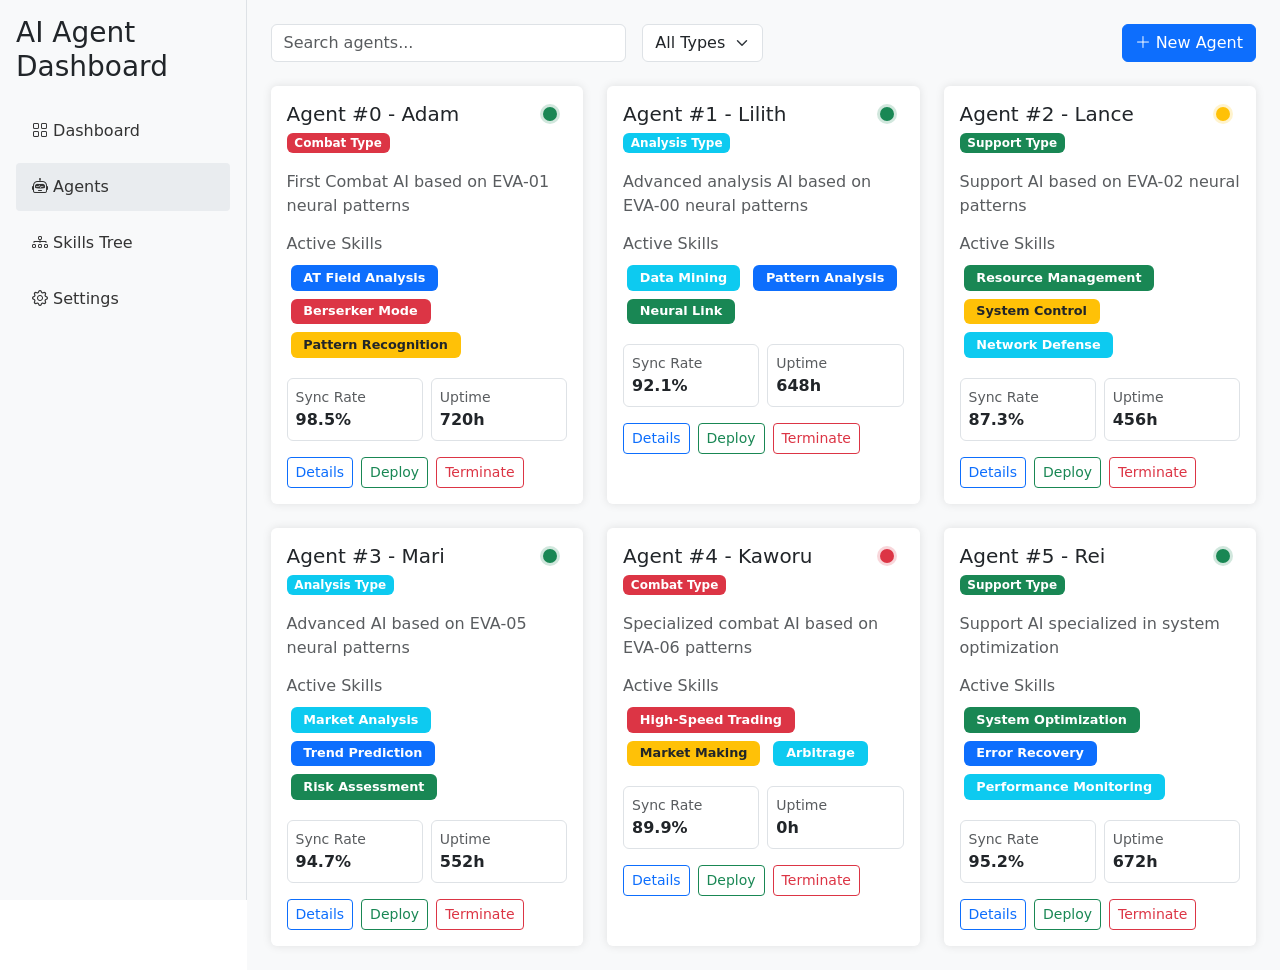
<file: agents.html>
<!DOCTYPE html>
<html lang="en">
<head>
    <meta charset="utf-8">
    <meta name="viewport" content="width=device-width, initial-scale=1">
    <title>AI Agent Dashboard - Agents</title>
    <link href="https://cdn.jsdelivr.net/npm/bootstrap@5.3.3/dist/css/bootstrap.min.css" rel="stylesheet">
    <link rel="stylesheet" href="https://cdn.jsdelivr.net/npm/bootstrap-icons@1.11.3/font/bootstrap-icons.min.css">
    <link rel="stylesheet" href="styles.css">
</head>
<body>
    <div class="d-flex">
        <!-- Sidebar (same as index.html) -->
        <div class="sidebar bg-light border-end p-3">
            <h3 class="mb-4">AI Agent Dashboard</h3>
            <ul class="nav flex-column">
                <li class="nav-item">
                    <a class="nav-link" href="index.html">
                        <i class="bi bi-grid"></i> Dashboard
                    </a>
                </li>
                <li class="nav-item">
                    <a class="nav-link active" href="agents.html">
                        <i class="bi bi-robot"></i> Agents
                    </a>
                </li>
                <li class="nav-item">
                    <a class="nav-link" href="#">
                        <i class="bi bi-diagram-3"></i> Skills Tree
                    </a>
                </li>
                <li class="nav-item">
                    <a class="nav-link" href="#">
                        <i class="bi bi-gear"></i> Settings
                    </a>
                </li>
            </ul>
        </div>

        <!-- Main Content -->
        <div class="main-content p-4 w-100">
            <!-- Search and Filter Bar -->
            <div class="d-flex justify-content-between align-items-center mb-4">
                <div class="d-flex gap-3 w-50">
                    <input type="search" class="form-control" placeholder="Search agents...">
                    <select class="form-select w-auto">
                        <option>All Types</option>
                        <option>Combat</option>
                        <option>Analysis</option>
                        <option>Support</option>
                    </select>
                </div>
                <button class="btn btn-primary" data-bs-toggle="modal" data-bs-target="#newAgentModal">
                    <i class="bi bi-plus-lg"></i> New Agent
                </button>
            </div>

            <!-- Agents Grid -->
            <div class="row g-4">
                <!-- Agent #0 - Adam -->
                <div class="col-md-4">
                    <div class="card h-100">
                        <div class="card-body">
                            <div class="d-flex justify-content-between align-items-start mb-3">
                                <div>
                                    <h5 class="card-title mb-1">Agent #0 - Adam</h5>
                                    <span class="badge bg-danger">Combat Type</span>
                                </div>
                                <div class="agent-status online"></div>
                            </div>
                            <p class="text-muted">First Combat AI based on EVA-01 neural patterns</p>
                            
                            <!-- Skills -->
                            <div class="mb-3">
                                <h6 class="text-muted mb-2">Active Skills</h6>
                                <div class="skill-badges">
                                    <span class="badge bg-primary m-1">AT Field Analysis</span>
                                    <span class="badge bg-danger m-1">Berserker Mode</span>
                                    <span class="badge bg-warning text-dark m-1">Pattern Recognition</span>
                                </div>
                            </div>

                            <!-- Stats -->
                            <div class="row g-2 mb-3">
                                <div class="col-6">
                                    <div class="p-2 border rounded">
                                        <small class="text-muted d-block">Sync Rate</small>
                                        <strong>98.5%</strong>
                                    </div>
                                </div>
                                <div class="col-6">
                                    <div class="p-2 border rounded">
                                        <small class="text-muted d-block">Uptime</small>
                                        <strong>720h</strong>
                                    </div>
                                </div>
                            </div>

                            <!-- Actions -->
                            <div class="d-flex gap-2">
                                <button class="btn btn-sm btn-outline-primary">Details</button>
                                <button class="btn btn-sm btn-outline-success">Deploy</button>
                                <button class="btn btn-sm btn-outline-danger">Terminate</button>
                            </div>
                        </div>
                    </div>
                </div>

                <!-- Agent #1 - Lilith -->
                <div class="col-md-4">
                    <div class="card h-100">
                        <div class="card-body">
                            <div class="d-flex justify-content-between align-items-start mb-3">
                                <div>
                                    <h5 class="card-title mb-1">Agent #1 - Lilith</h5>
                                    <span class="badge bg-info">Analysis Type</span>
                                </div>
                                <div class="agent-status online"></div>
                            </div>
                            <p class="text-muted">Advanced analysis AI based on EVA-00 neural patterns</p>
                            
                            <!-- Skills -->
                            <div class="mb-3">
                                <h6 class="text-muted mb-2">Active Skills</h6>
                                <div class="skill-badges">
                                    <span class="badge bg-info m-1">Data Mining</span>
                                    <span class="badge bg-primary m-1">Pattern Analysis</span>
                                    <span class="badge bg-success m-1">Neural Link</span>
                                </div>
                            </div>

                            <!-- Stats -->
                            <div class="row g-2 mb-3">
                                <div class="col-6">
                                    <div class="p-2 border rounded">
                                        <small class="text-muted d-block">Sync Rate</small>
                                        <strong>92.1%</strong>
                                    </div>
                                </div>
                                <div class="col-6">
                                    <div class="p-2 border rounded">
                                        <small class="text-muted d-block">Uptime</small>
                                        <strong>648h</strong>
                                    </div>
                                </div>
                            </div>

                            <!-- Actions -->
                            <div class="d-flex gap-2">
                                <button class="btn btn-sm btn-outline-primary">Details</button>
                                <button class="btn btn-sm btn-outline-success">Deploy</button>
                                <button class="btn btn-sm btn-outline-danger">Terminate</button>
                            </div>
                        </div>
                    </div>
                </div>

                <!-- Agent #2 - Lance -->
                <div class="col-md-4">
                    <div class="card h-100">
                        <div class="card-body">
                            <div class="d-flex justify-content-between align-items-start mb-3">
                                <div>
                                    <h5 class="card-title mb-1">Agent #2 - Lance</h5>
                                    <span class="badge bg-success">Support Type</span>
                                </div>
                                <div class="agent-status maintenance"></div>
                            </div>
                            <p class="text-muted">Support AI based on EVA-02 neural patterns</p>
                            
                            <!-- Skills -->
                            <div class="mb-3">
                                <h6 class="text-muted mb-2">Active Skills</h6>
                                <div class="skill-badges">
                                    <span class="badge bg-success m-1">Resource Management</span>
                                    <span class="badge bg-warning text-dark m-1">System Control</span>
                                    <span class="badge bg-info m-1">Network Defense</span>
                                </div>
                            </div>

                            <!-- Stats -->
                            <div class="row g-2 mb-3">
                                <div class="col-6">
                                    <div class="p-2 border rounded">
                                        <small class="text-muted d-block">Sync Rate</small>
                                        <strong>87.3%</strong>
                                    </div>
                                </div>
                                <div class="col-6">
                                    <div class="p-2 border rounded">
                                        <small class="text-muted d-block">Uptime</small>
                                        <strong>456h</strong>
                                    </div>
                                </div>
                            </div>

                            <!-- Actions -->
                            <div class="d-flex gap-2">
                                <button class="btn btn-sm btn-outline-primary">Details</button>
                                <button class="btn btn-sm btn-outline-success">Deploy</button>
                                <button class="btn btn-sm btn-outline-danger">Terminate</button>
                            </div>
                        </div>
                    </div>
                </div>

                <!-- Agent #3 - Mari -->
                <div class="col-md-4">
                    <div class="card h-100">
                        <div class="card-body">
                            <div class="d-flex justify-content-between align-items-start mb-3">
                                <div>
                                    <h5 class="card-title mb-1">Agent #3 - Mari</h5>
                                    <span class="badge bg-info">Analysis Type</span>
                                </div>
                                <div class="agent-status online"></div>
                            </div>
                            <p class="text-muted">Advanced AI based on EVA-05 neural patterns</p>
                            
                            <div class="mb-3">
                                <h6 class="text-muted mb-2">Active Skills</h6>
                                <div class="skill-badges">
                                    <span class="badge bg-info m-1">Market Analysis</span>
                                    <span class="badge bg-primary m-1">Trend Prediction</span>
                                    <span class="badge bg-success m-1">Risk Assessment</span>
                                </div>
                            </div>

                            <div class="row g-2 mb-3">
                                <div class="col-6">
                                    <div class="p-2 border rounded">
                                        <small class="text-muted d-block">Sync Rate</small>
                                        <strong>94.7%</strong>
                                    </div>
                                </div>
                                <div class="col-6">
                                    <div class="p-2 border rounded">
                                        <small class="text-muted d-block">Uptime</small>
                                        <strong>552h</strong>
                                    </div>
                                </div>
                            </div>

                            <div class="d-flex gap-2">
                                <button class="btn btn-sm btn-outline-primary">Details</button>
                                <button class="btn btn-sm btn-outline-success">Deploy</button>
                                <button class="btn btn-sm btn-outline-danger">Terminate</button>
                            </div>
                        </div>
                    </div>
                </div>

                <!-- Agent #4 - Kaworu -->
                <div class="col-md-4">
                    <div class="card h-100">
                        <div class="card-body">
                            <div class="d-flex justify-content-between align-items-start mb-3">
                                <div>
                                    <h5 class="card-title mb-1">Agent #4 - Kaworu</h5>
                                    <span class="badge bg-danger">Combat Type</span>
                                </div>
                                <div class="agent-status offline"></div>
                            </div>
                            <p class="text-muted">Specialized combat AI based on EVA-06 patterns</p>
                            
                            <div class="mb-3">
                                <h6 class="text-muted mb-2">Active Skills</h6>
                                <div class="skill-badges">
                                    <span class="badge bg-danger m-1">High-Speed Trading</span>
                                    <span class="badge bg-warning text-dark m-1">Market Making</span>
                                    <span class="badge bg-info m-1">Arbitrage</span>
                                </div>
                            </div>

                            <div class="row g-2 mb-3">
                                <div class="col-6">
                                    <div class="p-2 border rounded">
                                        <small class="text-muted d-block">Sync Rate</small>
                                        <strong>89.9%</strong>
                                    </div>
                                </div>
                                <div class="col-6">
                                    <div class="p-2 border rounded">
                                        <small class="text-muted d-block">Uptime</small>
                                        <strong>0h</strong>
                                    </div>
                                </div>
                            </div>

                            <div class="d-flex gap-2">
                                <button class="btn btn-sm btn-outline-primary">Details</button>
                                <button class="btn btn-sm btn-outline-success">Deploy</button>
                                <button class="btn btn-sm btn-outline-danger">Terminate</button>
                            </div>
                        </div>
                    </div>
                </div>

                <!-- Agent #5 - Rei -->
                <div class="col-md-4">
                    <div class="card h-100">
                        <div class="card-body">
                            <div class="d-flex justify-content-between align-items-start mb-3">
                                <div>
                                    <h5 class="card-title mb-1">Agent #5 - Rei</h5>
                                    <span class="badge bg-success">Support Type</span>
                                </div>
                                <div class="agent-status online"></div>
                            </div>
                            <p class="text-muted">Support AI specialized in system optimization</p>
                            
                            <div class="mb-3">
                                <h6 class="text-muted mb-2">Active Skills</h6>
                                <div class="skill-badges">
                                    <span class="badge bg-success m-1">System Optimization</span>
                                    <span class="badge bg-primary m-1">Error Recovery</span>
                                    <span class="badge bg-info m-1">Performance Monitoring</span>
                                </div>
                            </div>

                            <div class="row g-2 mb-3">
                                <div class="col-6">
                                    <div class="p-2 border rounded">
                                        <small class="text-muted d-block">Sync Rate</small>
                                        <strong>95.2%</strong>
                                    </div>
                                </div>
                                <div class="col-6">
                                    <div class="p-2 border rounded">
                                        <small class="text-muted d-block">Uptime</small>
                                        <strong>672h</strong>
                                    </div>
                                </div>
                            </div>

                            <div class="d-flex gap-2">
                                <button class="btn btn-sm btn-outline-primary">Details</button>
                                <button class="btn btn-sm btn-outline-success">Deploy</button>
                                <button class="btn btn-sm btn-outline-danger">Terminate</button>
                            </div>
                        </div>
                    </div>
                </div>
            </div>
        </div>
    </div>

    <!-- Add New Agent Modal -->
    <div class="modal fade" id="newAgentModal" tabindex="-1">
        <div class="modal-dialog">
            <div class="modal-content">
                <div class="modal-header">
                    <h5 class="modal-title">Create New Agent</h5>
                    <button type="button" class="btn-close" data-bs-dismiss="modal"></button>
                </div>
                <div class="modal-body">
                    <form>
                        <div class="mb-3">
                            <label class="form-label">Agent Name</label>
                            <input type="text" class="form-control" placeholder="Enter agent name">
                        </div>
                        <div class="mb-3">
                            <label class="form-label">Type</label>
                            <select class="form-select">
                                <option>Combat</option>
                                <option>Analysis</option>
                                <option>Support</option>
                            </select>
                        </div>
                        <div class="mb-3">
                            <label class="form-label">Base Neural Pattern</label>
                            <select class="form-select">
                                <option>EVA-01</option>
                                <option>EVA-00</option>
                                <option>EVA-02</option>
                                <option>EVA-05</option>
                                <option>EVA-06</option>
                            </select>
                        </div>
                        <div class="mb-3">
                            <label class="form-label">Initial Skills</label>
                            <div class="form-check">
                                <input class="form-check-input" type="checkbox" value="">
                                <label class="form-check-label">Pattern Recognition</label>
                            </div>
                            <div class="form-check">
                                <input class="form-check-input" type="checkbox" value="">
                                <label class="form-check-label">Data Mining</label>
                            </div>
                            <div class="form-check">
                                <input class="form-check-input" type="checkbox" value="">
                                <label class="form-check-label">System Control</label>
                            </div>
                        </div>
                    </form>
                </div>
                <div class="modal-footer">
                    <button type="button" class="btn btn-secondary" data-bs-dismiss="modal">Cancel</button>
                    <button type="button" class="btn btn-primary">Create Agent</button>
                </div>
            </div>
        </div>
    </div>

    <script src="https://cdn.jsdelivr.net/npm/bootstrap@5.3.3/dist/js/bootstrap.bundle.min.js"></script>
</body>
</html>
</file>
<file: styles.css>
.sidebar {
    width: 300px;
    height: 100vh;
    position: sticky;
    top: 0;
}

.main-content {
    min-height: 100vh;
    background-color: #f8f9fa;
}

.card {
    border: none;
    box-shadow: 0 0 10px rgba(0,0,0,0.1);
}

.nav-link {
    color: #333;
    padding: 0.75rem 1rem;
    border-radius: 0.25rem;
}

.nav-link:hover {
    background-color: #e9ecef;
}

.nav-link.active {
    background-color: #e9ecef;
    font-weight: 500;
}

.chart-container {
    position: relative;
    height: 300px;
    width: 100%;
}

.skills-container {
    padding: 1rem;
}

.skill-category {
    background-color: #f8f9fa;
    padding: 1rem;
    border-radius: 0.5rem;
}

.skill-badges .badge {
    font-size: 0.9rem;
    padding: 0.5rem 1rem;
}

.badge i {
    margin-right: 0.5rem;
}

.agent-status {
    width: 14px;
    height: 14px;
    border-radius: 50%;
    margin-top: 5px;
    margin-right: 10px;
}

.agent-status.online {
    background-color: #198754;
    box-shadow: 0 0 0 3px rgba(25, 135, 84, 0.2);
}

.agent-status.offline {
    background-color: #dc3545;
    box-shadow: 0 0 0 3px rgba(220, 53, 69, 0.2);
}

.agent-status.maintenance {
    background-color: #ffc107;
    box-shadow: 0 0 0 3px rgba(255, 193, 7, 0.2);
}

.skill-badges .badge {
    font-size: 0.8rem;
    padding: 0.4rem 0.8rem;
}

.card:hover {
    transform: translateY(-2px);
    transition: transform 0.2s ease-in-out;
}

.sidebar-heading {
    font-size: 0.8rem;
    text-transform: uppercase;
    padding: 1rem 1rem 0.5rem;
}

.nav-link small {
    font-size: 0.8rem;
    margin-top: 0.25rem;
    display: block;
}

.nav-link small i {
    font-size: 0.5rem;
}

.nav-link:hover small {
    color: #666 !important;
}

/* Add social link styles */
.social-link {
    color: #6c757d;
    text-decoration: none;
    transition: all 0.2s ease;
}

.social-link:hover {
    color: #0d6efd;
    transform: translateY(-2px);
}

.social-link i {
    display: inline-block;
    transition: transform 0.2s ease;
}

.social-link:hover i {
    transform: scale(1.1);
}

.tsunai-logo {
    width: 40px;
    height: 40px;
    object-fit: contain;
}

.sidebar .nav-item {
    margin-bottom: 0.5rem;
}
</file>
